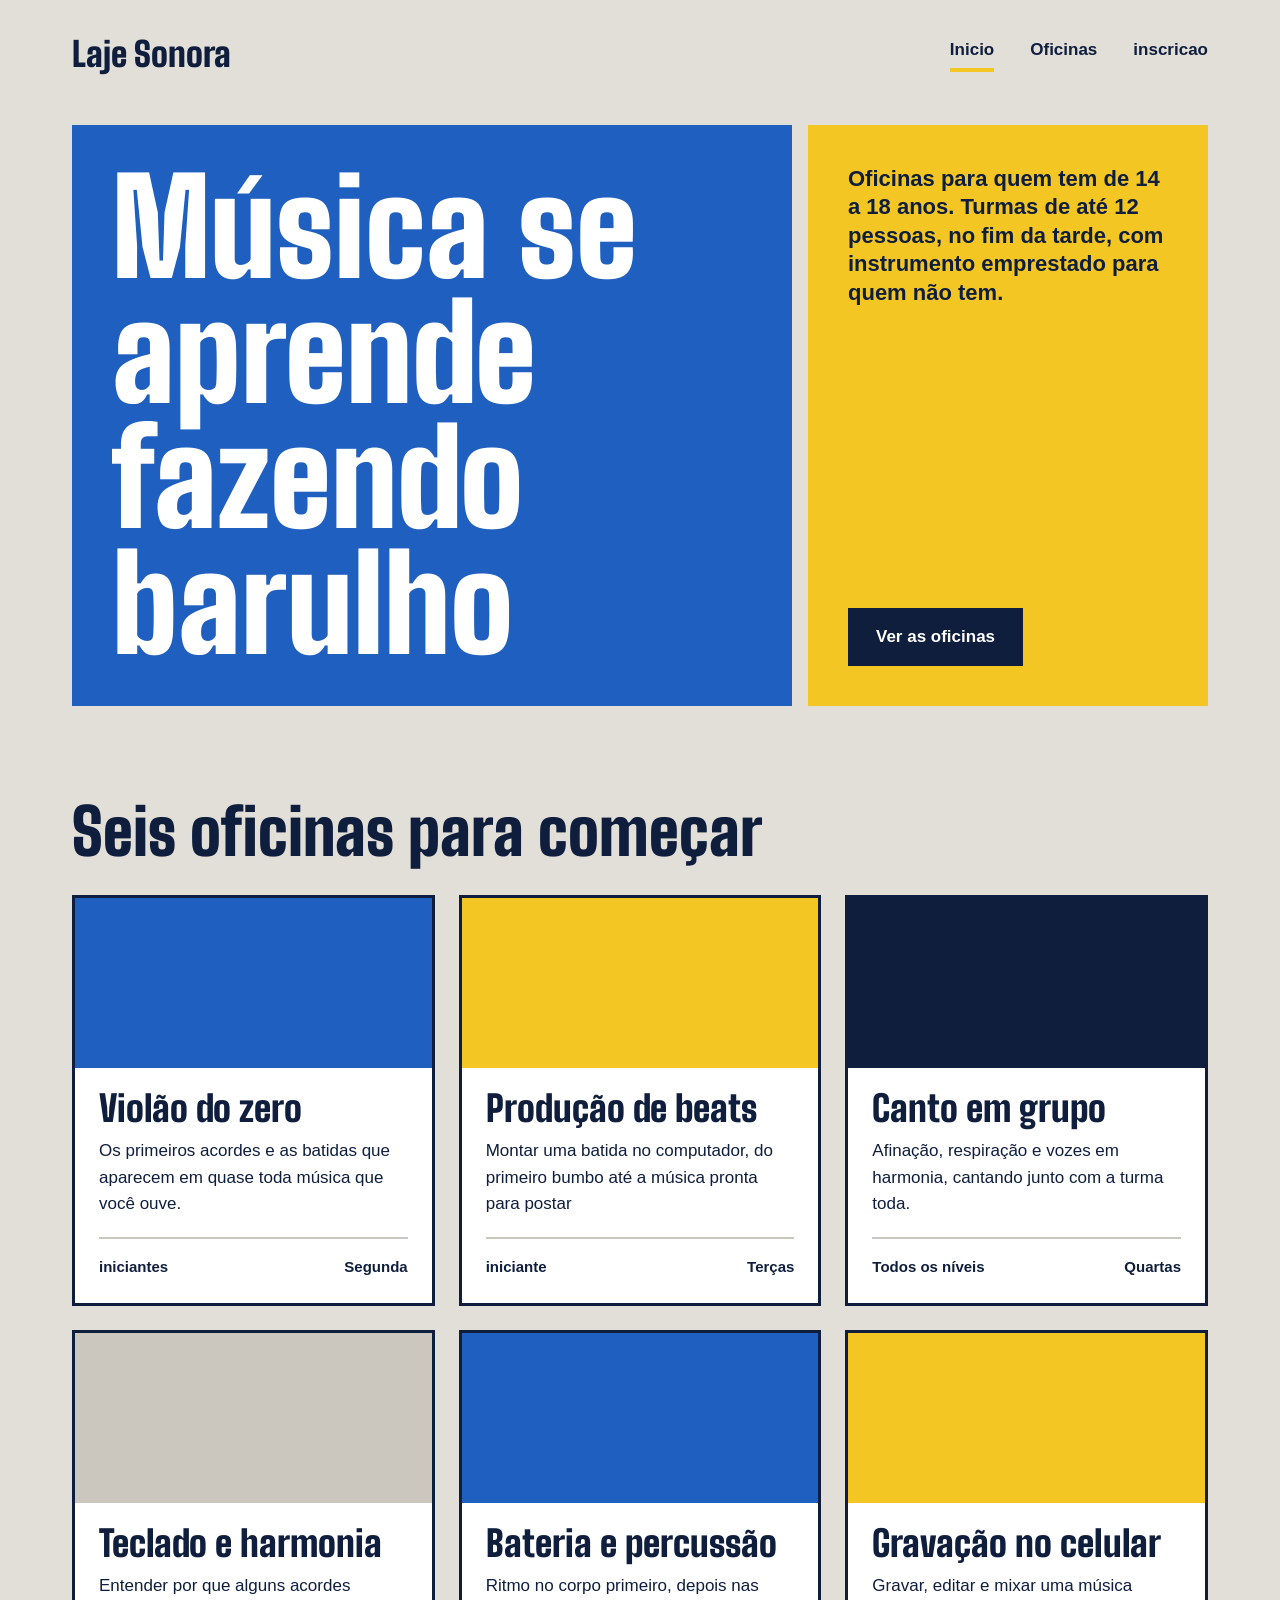
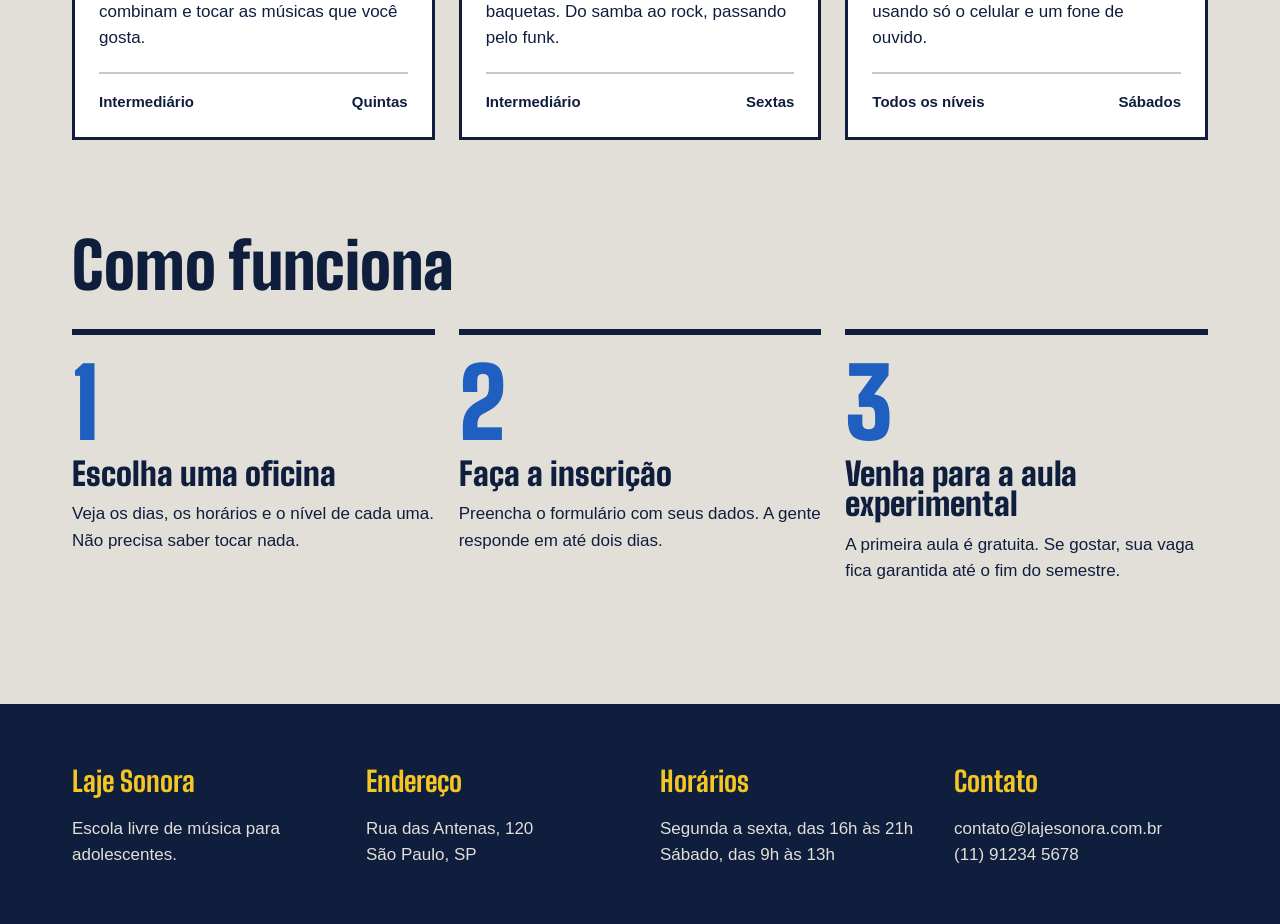
<file: index.html>
<!DOCTYPE html>
<html lang="pt-BR">
<head>
    <meta charset="UTF-8">
    <meta name="viewport" content="width=device-width, initial-scale=1.0">
    <title>Laje Sonora | Início</title>
    <link rel="stylesheet" href="index.css">
    <link rel="preconnect" href="https://fonts.gstatic.com" crossorigin>
    <link href="https://fonts.googleapis.com/css2?family=Big+Shoulders:opsz,wght@10..72,100..900&display=swap" rel="stylesheet">
</head>
<body>
    <header class="conteudo topo">
        <a href="index.html" class="logo">Laje Sonora</a>

        <nav class="menu">
            <a href="index.html" class="atual">Inicio</a>
            <a href="oficinas.html">Oficinas</a>
            <a href="inscricao.html">inscricao</a>
        </nav>
    </header>

    <main>
        <section class="conteudo cartazes">
            <div class="cartaz cartaz-principal">
                <h1>Música se aprende fazendo barulho</h1>
            </div>
            
            <div class="cartaz cartaz-lateral">
                <p>Oficinas para quem tem de 14 a 18 anos. Turmas de até 12 pessoas, no fim da tarde, com instrumento emprestado para quem não tem.</p>

                <a href="oficinas.html" class="botao">Ver as oficinas</a>
            </div>
        </section>

        <section class="conteudo secao">
            <h2 class="titulo-secao">Seis oficinas para começar</h2>

            <div class="cards">
                <article class="card">
                    <div class="foto foto-azul"> </div>
                    <div class="card-texto">
                        <h3>Violão do zero</h3>
                        <p>Os primeiros acordes e as batidas que aparecem em quase toda música que você ouve.</p>

                        <div class="card-info">
                            <span>iniciantes</span>
                            <span>Segunda</span>
                        </div>
                    </div>
                </article>
                <article class="card">
                    <div class="foto foto-amarela"></div>
                    <div class="card-texto">
                        <h3>Produção de beats</h3>
                        <p>Montar uma batida no computador, do primeiro bumbo até a música pronta para postar</p>

                        <div class="card-info">
                            <span>iniciante</span>
                            <span>Terças</span>
                        </div>
                    </div>
                </article>
                <article class="card">
                    <div class="foto foto-tinta"> </div>
                    <div class="card-texto">
                        <h3>Canto em grupo</h3>
                        <p>Afinação, respiração e vozes em harmonia, cantando junto com a turma toda.</p>

                        <div class="card-info">
                            <span>Todos os níveis</span>
                            <span>Quartas</span>
                        </div>
                    </div>
                </article>
                <article class="card">
                    <div class="foto"> </div>
                    <div class="card-texto">
                        <h3>Teclado e harmonia</h3>
                        <p>Entender por que alguns acordes combinam e tocar as músicas que você gosta.</p>

                        <div class="card-info">
                            <span>Intermediário</span>
                            <span>Quintas</span>
                        </div>
                    </div>
                </article>
                <article class="card">
                    <div class="foto foto-azul"></div>
                    <div class="card-texto">
                        <h3>Bateria e percussão</h3>
                        <p>Ritmo no corpo primeiro, depois nas baquetas. Do samba ao rock, passando pelo funk.</p>

                        <div class="card-info">
                            <span>Intermediário</span>
                            <span>Sextas</span>
                        </div>
                    </div>
                </article>
                <article class="card">
                    <div class="foto foto-amarela"></div>
                    <div class="card-texto">
                        <h3>Gravação no celular</h3>
                        <p>Gravar, editar e mixar uma música usando só o celular e um fone de ouvido.</p>

                        <div class="card-info">
                            <span>Todos os níveis</span>
                            <span>Sábados</span>
                        </div>
                    </div>
                </article>
            </div>
        </section>

        <section class="conteudo secao">
            <h2 class="titulo-secao">Como funciona</h2>

            <div class="passos">
                <div class="passo">
                    <p class="passo-numero">1</p>
                    <h3>Escolha uma oficina</h3>
                    <p>Veja os dias, os horários e o nível de cada uma. Não precisa saber tocar nada.</p>
                </div>
                <div class="passo">
                    <p class="passo-numero">2</p>
                    <h3>Faça a inscrição</h3>
                    <p>Preencha o formulário com seus dados. A gente responde em até dois dias.</p>
                </div>
                <div class="passo">
                    <p class="passo-numero">3</p>
                    <h3>Venha para a aula experimental</h3>
                    <p>A primeira aula é gratuita. Se gostar, sua vaga fica garantida até o fim do semestre.</p>
                </div>
            </div>
        </section>
    </main>

    <footer class="rodape">
        <div class="conteudo rodape-colunas">
            <div class="rodape-coluna">
                <h4>Laje Sonora</h4>
                <p>Escola livre de música para <br> adolescentes.</p>
            </div>
            
            <div class="rodape-coluna">
                <h4>Endereço</h4>
                <p>Rua das Antenas, 120 <br> São Paulo, SP</p>
            </div>

            <div class="rodape-coluna">
                <h4>Horários</h4>
                <p>Segunda a sexta, das 16h às 21h <br> Sábado, das 9h às 13h</p>
            </div>
            
            <div class="rodape-coluna">
                <h4>Contato</h4>
                <p>contato@lajesonora.com.br <br> (11) 91234 5678</p>
            </div>
        </div>
        
    </footer>
</body>
</html>
</file>
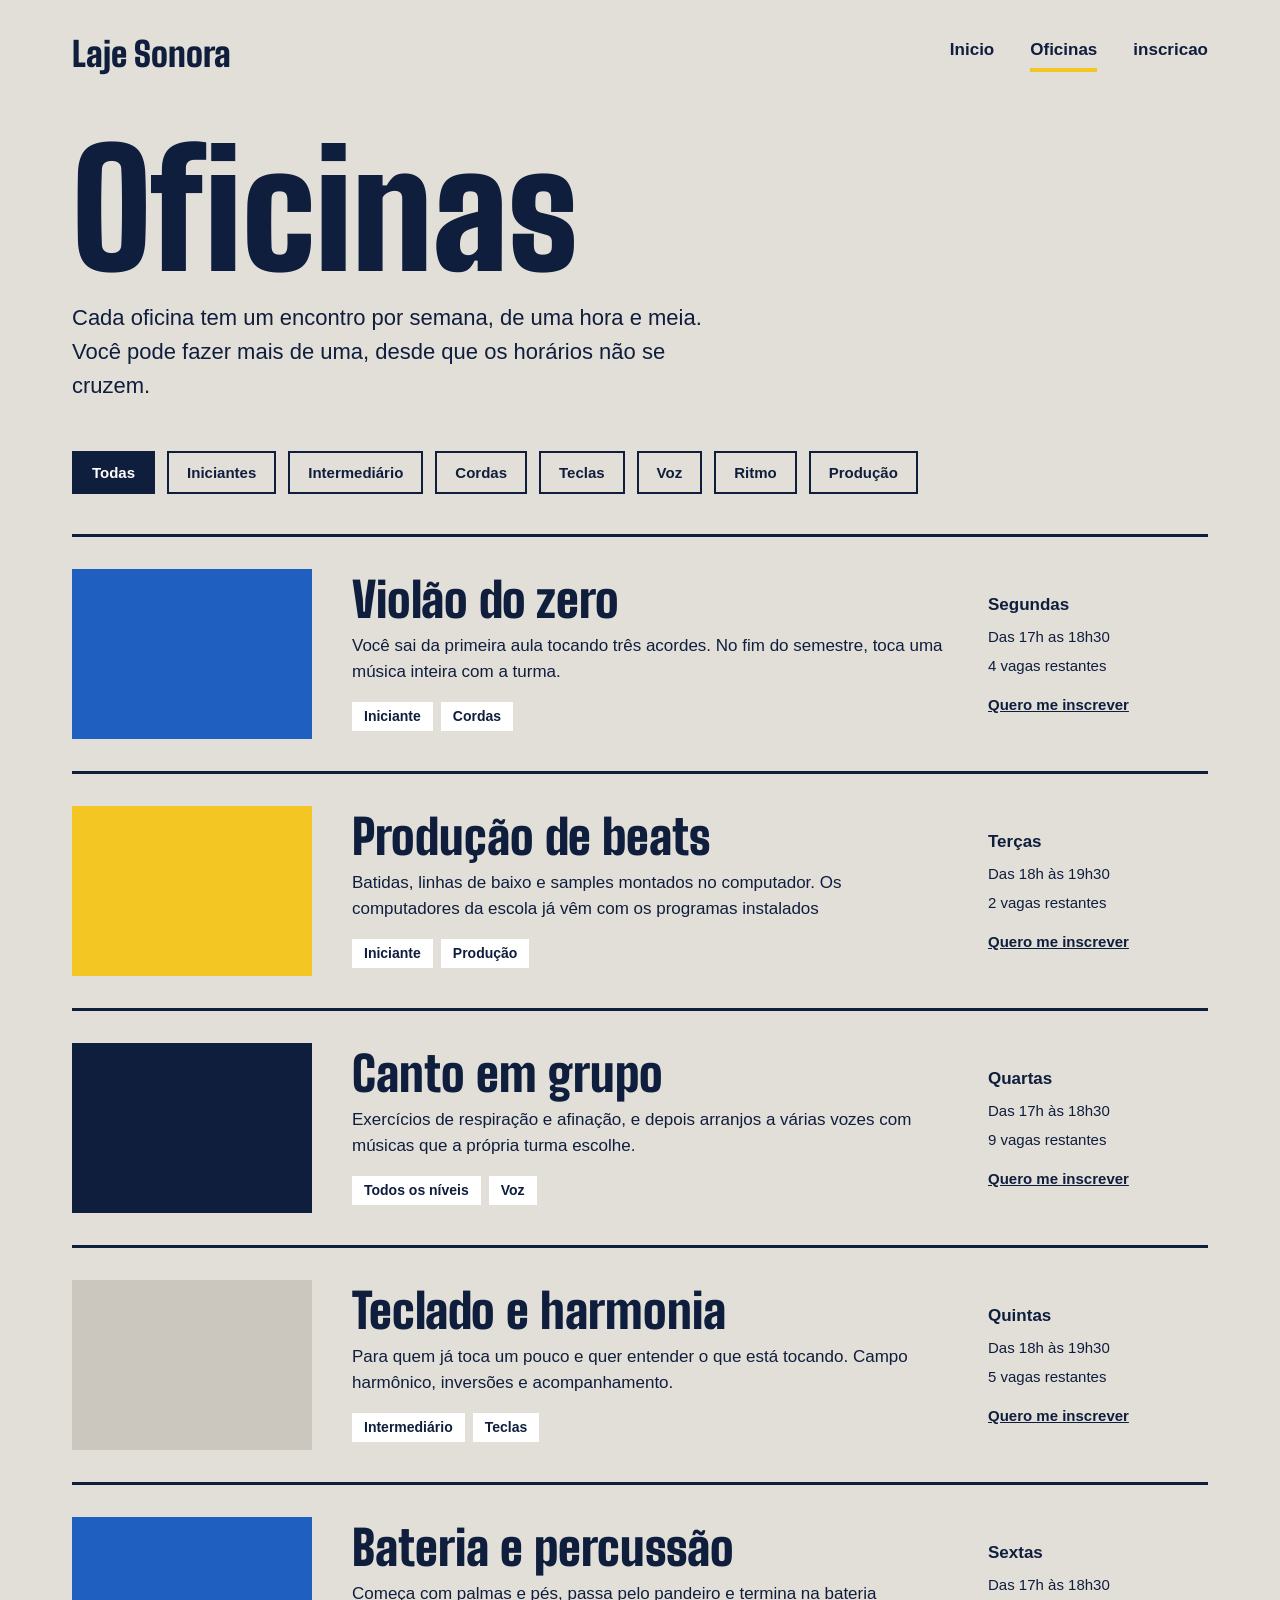
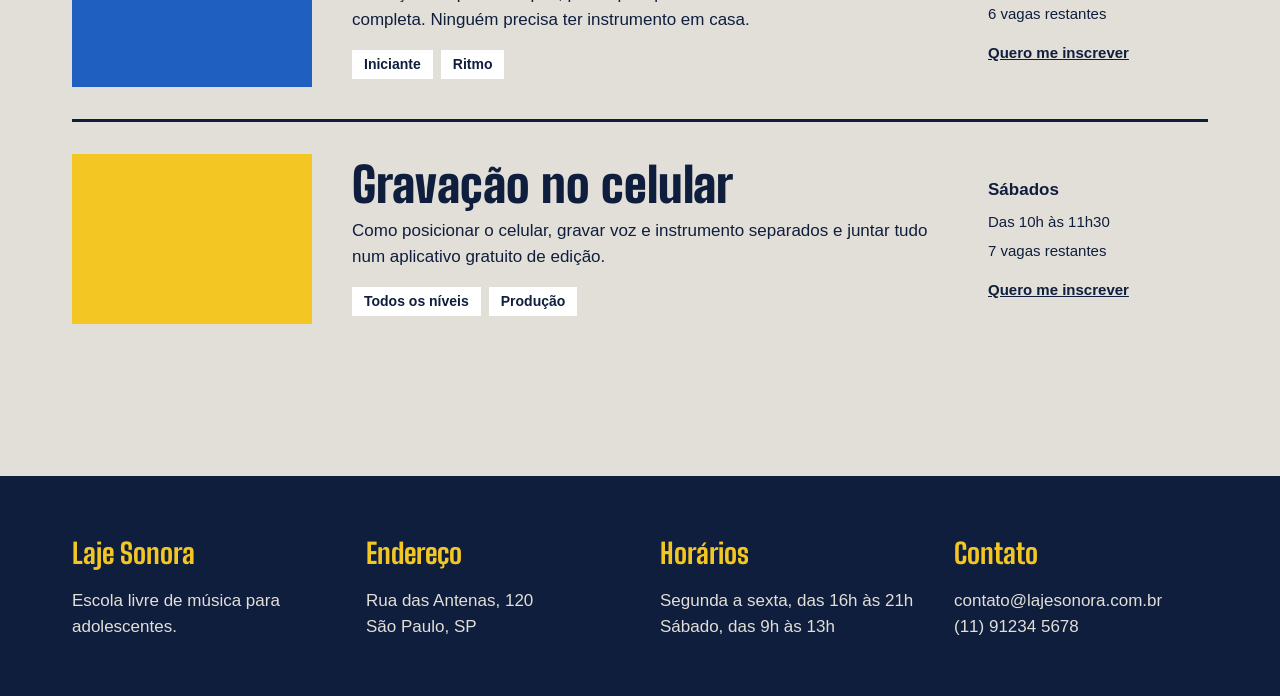
<file: oficinas.html>
<!DOCTYPE html>
<html lang="pt-BR">
<head>
    <meta charset="UTF-8">
    <meta name="viewport" content="width=device-width, initial-scale=1.0">
    <title>Laje Sonora | Oficinas</title>
    <link rel="stylesheet" href="oficinas.css">
    <link rel="preconnect" href="https://fonts.gstatic.com" crossorigin>
    <link href="https://fonts.googleapis.com/css2?family=Big+Shoulders:opsz,wght@10..72,100..900&display=swap" rel="stylesheet">
</head>
<body>
    <header class="conteudo topo">
        <a href="index.html" class="logo">Laje Sonora</a>

        <nav class="menu">
            <a href="index.html">Inicio</a>
            <a href="oficinas.html" class="atual">Oficinas</a>
            <a href="inscricao.html">inscricao</a>
        </nav>
    </header>

    <main class="conteudo">
        <h1 class="titulo-pagina">Oficinas</h1>
        <p class="subtitulo-pagina">Cada oficina tem um encontro por semana, de uma hora e meia. Você pode fazer mais de uma, desde que os horários não se cruzem.</p>

        <div class="filtros">
            <span class="filtro ativo">Todas</span>
            <span class="filtro">Iniciantes</span>
            <span class="filtro">Intermediário</span>
            <span class="filtro">Cordas</span>
            <span class="filtro">Teclas</span>
            <span class="filtro">Voz</span>
            <span class="filtro">Ritmo</span>
            <span class="filtro">Produção</span>
        </div>

        <div class="lista">
            <article class="oficina">
                <div class="foto foto-azul"></div>
                <div class="oficina-texto">
                    <h2>Violão do zero</h2>
                    <p>Você sai da primeira aula tocando três acordes. No fim do semestre, toca uma música inteira com a turma.</p>

                    <div class="etiquetas">
                        <span class="etiqueta">Iniciante</span>
                        <span class="etiqueta">Cordas</span>
                    </div>
                </div>

                <div class="oficina-detalhes">
                    <strong>Segundas</strong>
                    <span>Das 17h as 18h30</span>
                    <span>4 vagas restantes</span>
                    <a href="inscricao.html">Quero me inscrever</a>
                </div>
            </article>

            <article class="oficina">
                <div class="foto foto-amarela"></div>
                <div class="oficina-texto">
                    <h2>Produção de beats</h2>
                    <p>Batidas, linhas de baixo e samples montados no computador. Os computadores da escola já vêm com os programas instalados</p>

                    <div class="etiquetas">
                        <span class="etiqueta">Iniciante</span>
                        <span class="etiqueta">Produção</span>
                    </div>
                </div>

                <div class="oficina-detalhes">
                    <strong>Terças</strong>
                    <span>Das 18h às 19h30</span>
                    <span>2 vagas restantes</span>
                    <a href="inscricao.html">Quero me inscrever</a>
                </div>
            </article>

            <article class="oficina">
                <div class="foto foto-tinta"></div>
                <div class="oficina-texto">
                    <h2>Canto em grupo</h2>
                    <p>Exercícios de respiração e afinação, e depois arranjos a várias vozes com músicas que a própria turma escolhe.</p>

                    <div class="etiquetas">
                        <span class="etiqueta">Todos os níveis</span>
                        <span class="etiqueta">Voz</span>
                    </div>
                </div>

                <div class="oficina-detalhes">
                    <strong>Quartas</strong>
                    <span>Das 17h às 18h30</span>
                    <span>9 vagas restantes</span>
                    <a href="inscricao.html">Quero me inscrever</a>
                </div>
            </article>

            <article class="oficina">
                <div class="foto"></div>
                <div class="oficina-texto">
                    <h2>Teclado e harmonia</h2>
                    <p>Para quem já toca um pouco e quer entender o que está tocando. Campo harmônico, inversões e acompanhamento.</p>

                    <div class="etiquetas">
                        <span class="etiqueta">Intermediário</span>
                        <span class="etiqueta">Teclas</span>
                    </div>
                </div>

                <div class="oficina-detalhes">
                    <strong>Quintas</strong>
                    <span>Das 18h às 19h30</span>
                    <span>5 vagas restantes</span>
                    <a href="inscricao.html">Quero me inscrever</a>
                </div>
            </article>

            <article class="oficina">
                <div class="foto foto-azul"></div>
                <div class="oficina-texto">
                    <h2>Bateria e percussão</h2>
                    <p>Começa com palmas e pés, passa pelo pandeiro e termina na bateria completa. Ninguém precisa ter instrumento em casa.</p>

                    <div class="etiquetas">
                        <span class="etiqueta">Iniciante</span>
                        <span class="etiqueta">Ritmo</span>
                    </div>
                </div>

                <div class="oficina-detalhes">
                    <strong>Sextas</strong>
                    <span>Das 17h às 18h30</span>
                    <span>6 vagas restantes</span>
                    <a href="inscricao.html">Quero me inscrever</a>
                </div>
            </article>

            <article class="oficina">
                <div class="foto foto-amarela"></div>
                <div class="oficina-texto">
                    <h2>Gravação no celular</h2>
                    <p>Como posicionar o celular, gravar voz e instrumento separados e juntar tudo num aplicativo gratuito de edição.</p>

                    <div class="etiquetas">
                        <span class="etiqueta">Todos os níveis</span>
                        <span class="etiqueta">Produção</span>
                    </div>
                </div>

                <div class="oficina-detalhes">
                    <strong>Sábados</strong>
                    <span>Das 10h às 11h30</span>
                    <span>7 vagas restantes</span>
                    <a href="inscricao.html">Quero me inscrever</a>
                </div>
            </article>
        </div>
    </main>

    <footer class="rodape">
        <div class="conteudo rodape-colunas">
            <div class="rodape-coluna">
                <h4>Laje Sonora</h4>
                <p>Escola livre de música para <br> adolescentes.</p>
            </div>
            
            <div class="rodape-coluna">
                <h4>Endereço</h4>
                <p>Rua das Antenas, 120 <br> São Paulo, SP</p>
            </div>

            <div class="rodape-coluna">
                <h4>Horários</h4>
                <p>Segunda a sexta, das 16h às 21h <br> Sábado, das 9h às 13h</p>
            </div>
            
            <div class="rodape-coluna">
                <h4>Contato</h4>
                <p>contato@lajesonora.com.br <br> (11) 91234 5678</p>
            </div>
        </div>
        
    </footer>
</body>
</html>
</file>
<file: index.css>
* {
    margin: 0;
    padding: 0;
    box-sizing: border-box;
}

:root {
    --concreto: #E2DFD8;
    --concreto-escuro: #CBC7BE;
    --tinta: #0F1E3D;
    --caixa-dagua: #1F5FBF;
    --fita: #F3C623;
    --branco: #FFFFFF;

    --fonte-cartaz: "Big Shoulders", "Arial Narrow", sans-serif;
    --fonte-texto: "Archivo", Arial, sans-serif
}

body {
    background: var(--concreto);
    color: var(--tinta);
    font-family: var(--fonte-texto);
    font-size: 17px;
    line-height: 1.55;
}

a {
    color: inherit;
}

h1, h2, h3 {
    font-family: var(--fonte-cartaz);
    font-weight: 900;
    line-height: 0.95;
}

.conteudo {
    max-width: 1200px;
    margin-inline: auto;
    padding-inline: 32px;
}

.topo {
    padding-block: 28px;
    display: flex;
    justify-content: space-between;
    align-items: center
}

.logo {
    font-family: var(--fonte-cartaz);
    font-size: 34px;
    font-weight: 900;
    text-decoration: none;
}

.menu {
    display: flex;
    gap: 36px;
}

.menu a {
    font-weight: 600;
    text-decoration: none;
    padding-bottom: 4px;
    border-bottom: 4px solid transparent;
}

.menu a:hover {
    border-bottom-color: var(--tinta);
}

.menu a.atual {
    border-bottom-color: var(--fita);
}

.cartazes {
    margin-top: 16px;
    display: flex;
    gap: 16px;
}

.cartaz {
    padding: 40px;
}

.cartaz-principal {
    background: var(--caixa-dagua);
    color: var(--branco);
    flex: 2;

    h1 {
        font-size: 132px;
        max-width: 9ch;
    }
}

.cartaz-lateral {
    background: var(--fita);
    flex: 1;
    display: flex;
    flex-direction: column;
    justify-content: space-between;
    gap: 32px;
    align-items: flex-start;

    p {
        font-size: 22px;
        font-weight: 600;
        line-height: 1.3;
    }
}

.botao {
    background: var(--tinta);
    color: var(--branco);
    font-weight: 700;
    text-decoration: none;
    padding: 16px 28px;
    border: none;
    font-family: var(--fonte-texto);
    font-size: 17px;
    cursor: pointer;
}

.botao:hover {
background: var(--caixa-dagua);
}

.secao {
    margin-top: 96px;
}

.titulo-secao {
    font-size: 64px;
    margin-bottom: 32px;
}

.cards {
    display: flex;
    flex-wrap: wrap;
    gap: 24px;
}

.card {
    background: var(--branco);
    border: 3px solid var(--tinta);
    flex: 1 1 340px;
}

.card .foto {
    height: 170px;
}

.foto {
    background: var(--concreto-escuro);
}

.foto-azul {
    background: var(--caixa-dagua);
}

.foto-amarela {
    background: var(--fita);
}

.foto-tinta {
    background: var(--tinta);
}

.card-texto {
    padding: 24px;
}

.card h3 {
    font-size: 36px;
    margin-bottom: 12px;
}

.card-info {
    margin-top: 20px;
    padding-top: 16px;
    border-top: 2px solid var(--concreto-escuro);
    font-weight: 600;
    font-size: 15px;

    display: flex;
    justify-content: space-between;
}

.passos {
    display: flex;
    gap: 24px;
}

.passo {
    border-top: 6px solid var(--tinta);
    padding-top: 20px;
    flex: 1;
}

.passo-numero {
    font-family: var(--fonte-cartaz);
    font-size: 96px;
    font-weight: 900;
    line-height: 1;
    color: var(--caixa-dagua);
}

.passo h3 {
    font-size: 32px;
    margin-block: 8px 12px;
}

.rodape {
    margin-top: 120px;
    background: var(--tinta);
    color: var(--concreto);
    padding-block: 56px;
}

.rodape-colunas {
    display: flex;
    gap: 40px;
}

.rodape-coluna {
    flex: 1;
}

.rodape h4{
    font-family: var(--fonte-cartaz);
    font-size: 28px;
    color: var(--fita);
    margin-bottom: 12px;
}
</file>
<file: oficinas.css>
* {
    margin: 0;
    padding: 0;
    box-sizing: border-box;
}

:root {
    --concreto: #E2DFD8;
    --concreto-escuro: #CBC7BE;
    --tinta: #0F1E3D;
    --caixa-dagua: #1F5FBF;
    --fita: #F3C623;
    --branco: #FFFFFF;

    --fonte-cartaz: "Big Shoulders", "Arial Narrow", sans-serif;
    --fonte-texto: "Archivo", Arial, sans-serif
}

body {
    background: var(--concreto);
    color: var(--tinta);
    font-family: var(--fonte-texto);
    font-size: 17px;
    line-height: 1.55;
}

a {
    color: inherit;
}

h1, h2, h3 {
    font-family: var(--fonte-cartaz);
    font-weight: 900;
    line-height: 0.95;
}

.conteudo {
    max-width: 1200px;
    margin-inline: auto;
    padding-inline: 32px;
}

.topo {
    padding-block: 28px;
    display: flex;
    justify-content: space-between;
    align-items: center
}

.logo {
    font-family: var(--fonte-cartaz);
    font-size: 34px;
    font-weight: 900;
    text-decoration: none;
}

.menu {
    display: flex;
    gap: 36px;
}

.menu a {
    font-weight: 600;
    text-decoration: none;
    padding-bottom: 4px;
    border-bottom: 4px solid transparent;
}

.menu a:hover {
    border-bottom-color: var(--tinta);
}

.menu a.atual {
    border-bottom-color: var(--fita);
}

.titulo-pagina {
    font-size: 160px;
    margin-top: 24px;
}

.subtitulo-pagina {
    font-size: 22px;
    max-width: 640px;
    margin-top: 16px;
}

.filtros {
    margin-top: 48px;
    display: flex;
    gap: 12px;
    flex-wrap: wrap;
    font-size: 15px;
    font-weight: 600;
}

.filtro {
    border: 2px solid var(--tinta);
    padding: 8px 18px;
}

.filtro.ativo {
    background: var(--tinta);
    color: var(--branco);
}

.lista {
    margin-top: 40px;
}

.oficina {
    padding-block: 32px;
    border-top: 3px solid var(--tinta);
    display: flex;
    align-items: center;
    gap: 40px;
}


.oficina .foto {
    width: 240px;
    height: 170px;
    flex-shrink: 0;
}

.oficina-texto {
    flex: 1;
}

.oficina h2 {
    font-size: 48px;
    margin-bottom: 10px;
}

.etiquetas {
    margin-top: 16px;
    display: flex;
    gap: 8px;
}

.etiqueta{
    background: var(--branco);
    padding: 4px 12px;
    font-size: 14px;
    font-weight: 600;
}

.oficina-detalhes {
    width: 220px;
    font-size: 15px;
    display: flex;
    flex-direction: column;
    gap: 6px;
}

.oficina-detalhes strong {
    font-size: 17px;
}

.oficina-detalhes a {
    margin-top: 10px;
    font-weight: 700;
}

.foto {
    background: var(--concreto-escuro);
}

.foto-azul {
    background: var(--caixa-dagua);
}

.foto-amarela {
    background: var(--fita);
}

.foto-tinta {
    background: var(--tinta);
}

.rodape {
    margin-top: 120px;
    background: var(--tinta);
    color: var(--concreto);
    padding-block: 56px;
}

.rodape-colunas {
    display: flex;
    gap: 40px;
}

.rodape-coluna {
    flex: 1;
}

.rodape h4{
    font-family: var(--fonte-cartaz);
    font-size: 28px;
    color: var(--fita);
    margin-bottom: 12px;
}
</file>
